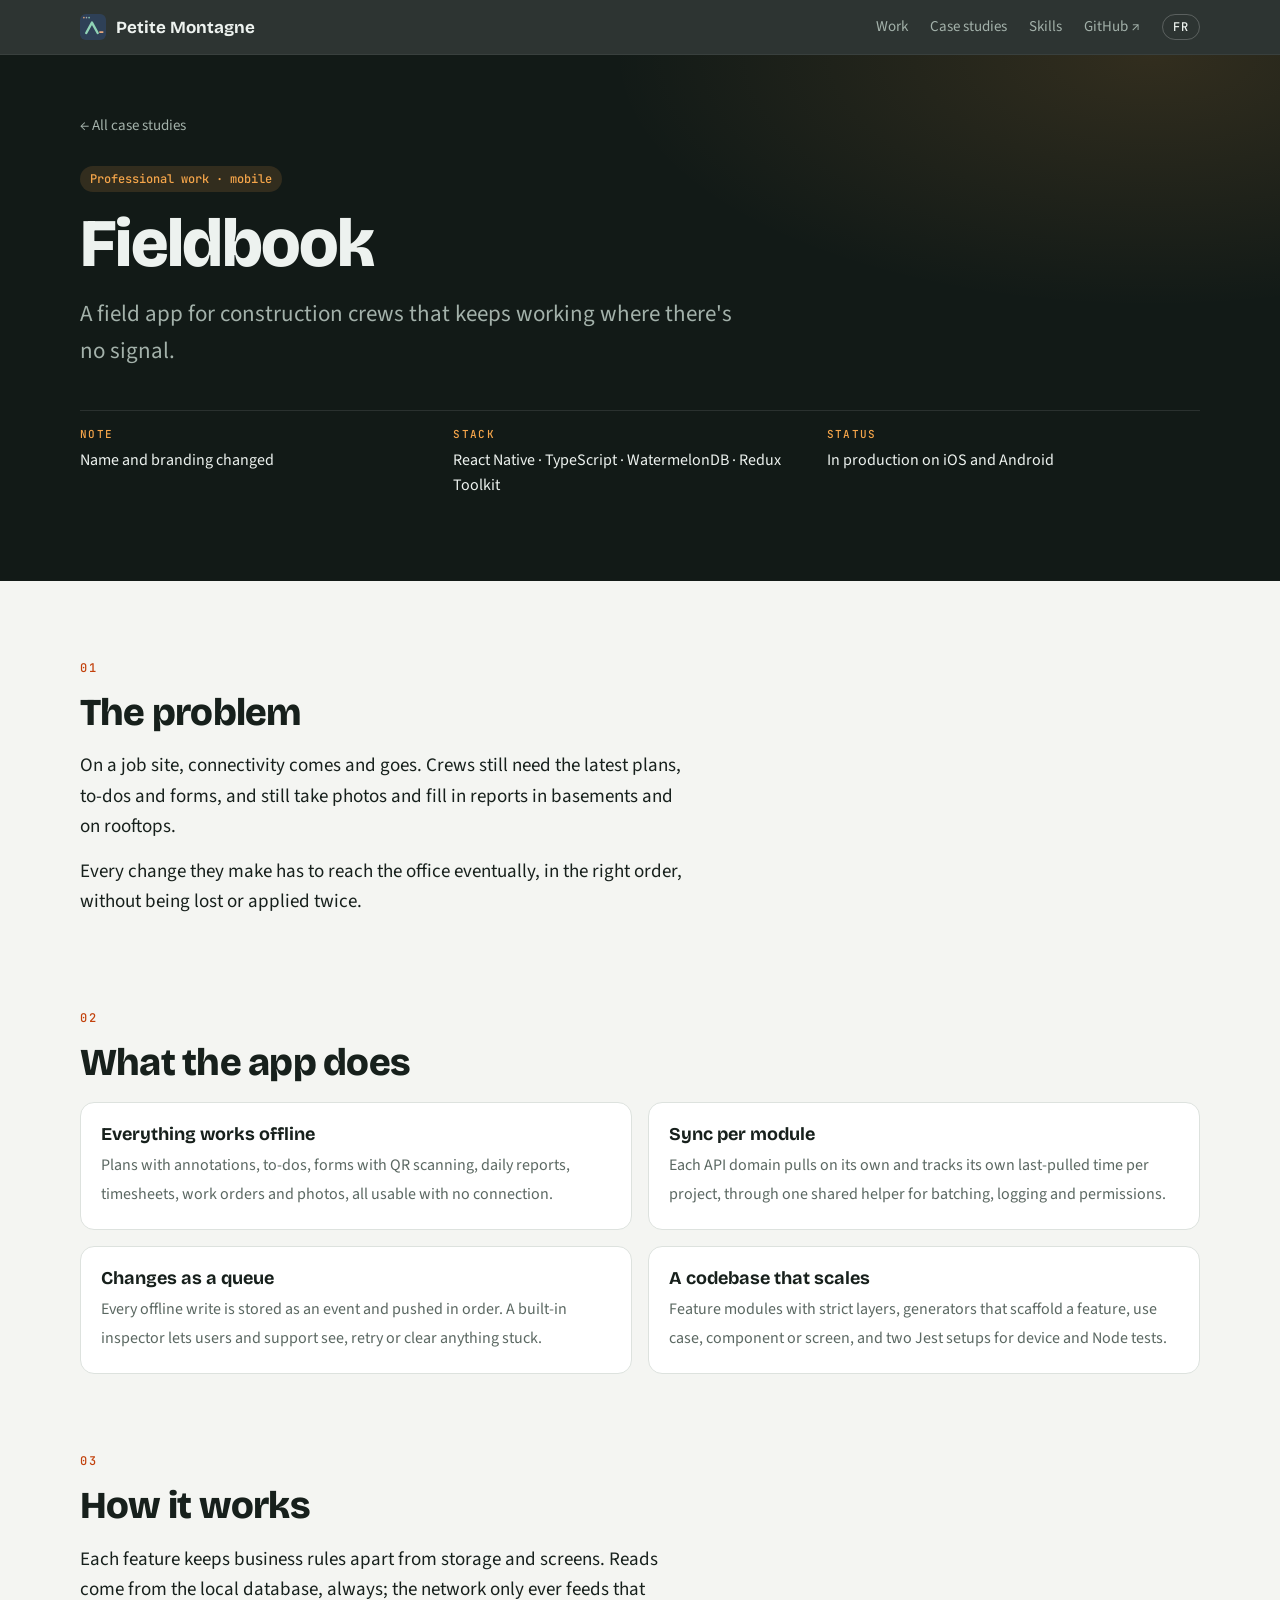
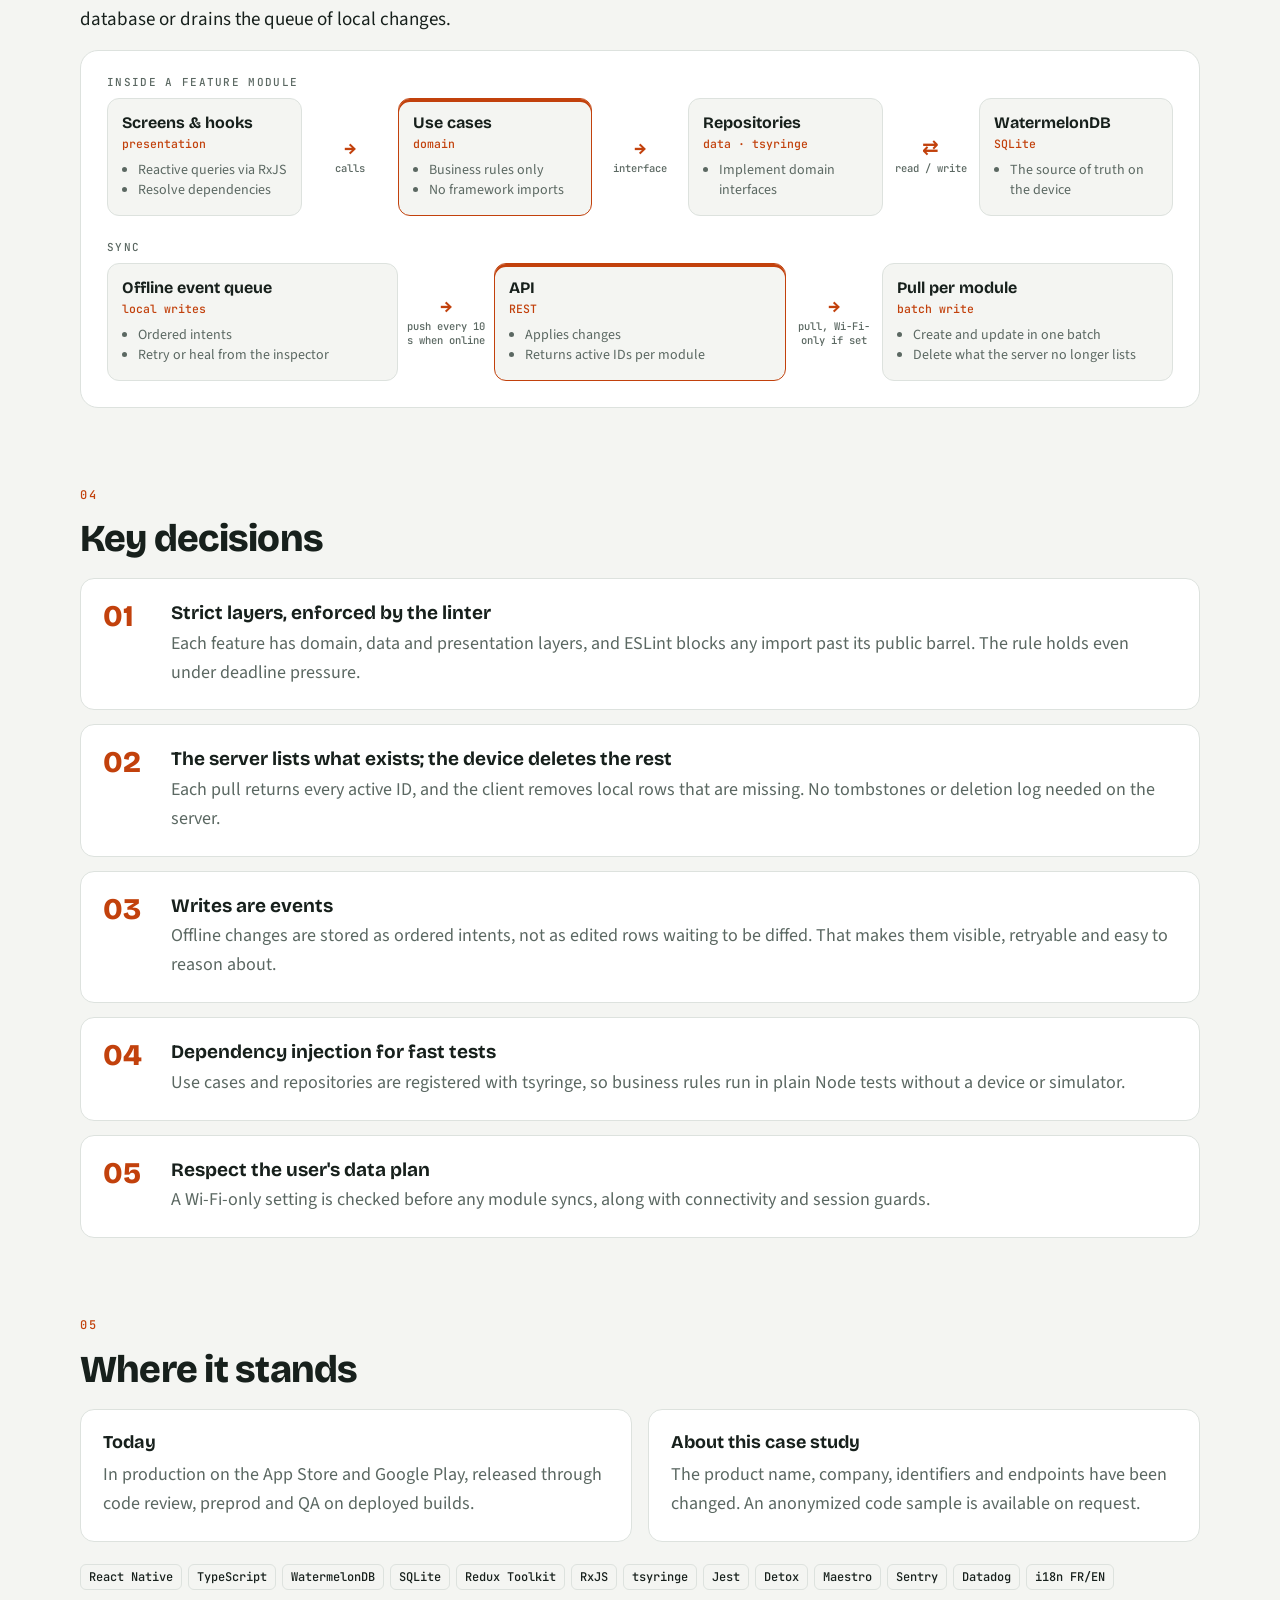
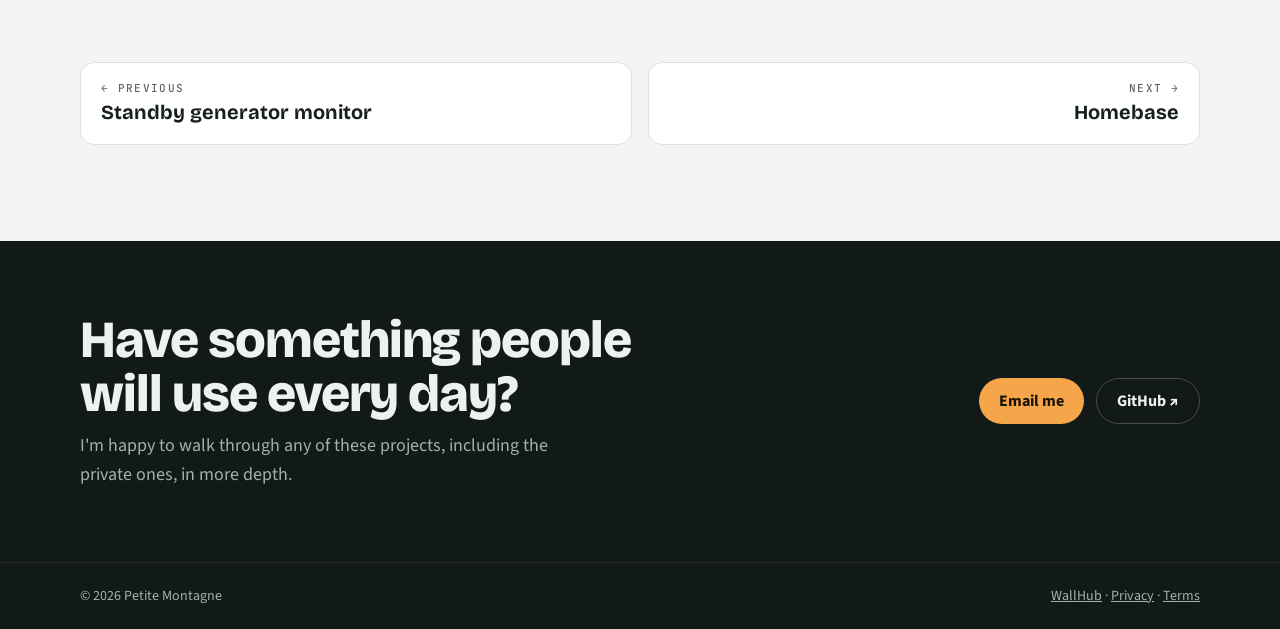
<file: work/fieldbook/index.html>
<!doctype html>
<html lang="en">
<head>
<meta charset="utf-8">
<meta name="viewport" content="width=device-width, initial-scale=1, viewport-fit=cover">
<title>Fieldbook · Case study · Petite Montagne</title>
<meta name="description" content="A field app for construction crews that keeps working where there's no signal.">
<link rel="canonical" href="https://petite-montagne.github.io/work/fieldbook/">
<link rel="alternate" hreflang="en" href="https://petite-montagne.github.io/work/fieldbook/">
<link rel="alternate" hreflang="fr" href="https://petite-montagne.github.io/fr/work/fieldbook/">
<link rel="alternate" hreflang="x-default" href="https://petite-montagne.github.io/work/fieldbook/">
<meta property="og:type" content="website">
<meta property="og:site_name" content="Petite Montagne">
<meta property="og:title" content="Fieldbook · Case study · Petite Montagne">
<meta property="og:description" content="A field app for construction crews that keeps working where there's no signal.">
<meta property="og:url" content="https://petite-montagne.github.io/work/fieldbook/">
<meta property="og:image" content="https://petite-montagne.github.io/assets/og-en.png">
<meta property="og:image:width" content="1200">
<meta property="og:image:height" content="630">
<meta property="og:locale" content="en_CA">
<meta name="twitter:card" content="summary_large_image">
<meta name="theme-color" content="#121a17">
<link rel="icon" href="/assets/icon.svg" type="image/svg+xml">
<link rel="icon" href="/assets/icon-32.png" sizes="32x32" type="image/png">
<link rel="apple-touch-icon" href="/assets/apple-touch-icon.png">
<link rel="preconnect" href="https://fonts.googleapis.com">
<link rel="preconnect" href="https://fonts.gstatic.com" crossorigin>
<link rel="stylesheet" href="https://fonts.googleapis.com/css2?family=Bricolage+Grotesque:opsz,wght@12..96,500;12..96,700;12..96,800&family=Source+Sans+3:wght@400;600;700&family=JetBrains+Mono:wght@400;500&display=swap">
<link rel="stylesheet" href="/assets/site.css">
</head>
<body>

<header class="nav">
  <div class="wrap">
    <a class="brand" href="/"><i aria-hidden="true"></i>Petite Montagne</a>
    <ul>
      <li><a href="/#work">Work</a></li>
      <li><a href="/#cases">Case studies</a></li>
      <li><a href="/#skills">Skills</a></li>
      
      <li><a href="https://github.com/petite-montagne">GitHub ↗</a></li>
      <li><a class="lang" href="/fr/work/fieldbook/" hreflang="fr" lang="fr" aria-label="Lire en français">FR</a></li>
    </ul>
  </div>
</header>

<main>
  <section class="cs-hero" aria-labelledby="cs-h">
    <div class="wrap">
      <a class="crumb" href="/#cases">← All case studies</a>
      <div><span class="kind">Professional work · mobile</span></div>
      <h1 id="cs-h">Fieldbook</h1>
      <p class="lede">A field app for construction crews that keeps working where there's no signal.</p>
      <dl class="facts">
        <div><dt>Note</dt><dd>Name and branding changed</dd></div>
        <div><dt>Stack</dt><dd>React Native · TypeScript · WatermelonDB · Redux Toolkit</dd></div>
        <div><dt>Status</dt><dd>In production on iOS and Android</dd></div>
      </dl>
    </div>
  </section>

  <div class="wrap">
    <section class="cs" aria-labelledby="p-h">
      <span class="eyebrow">01</span>
      <h2 id="p-h">The problem</h2>
      <div class="prose"><p>On a job site, connectivity comes and goes. Crews still need the latest plans, to-dos and forms, and still take photos and fill in reports in basements and on rooftops.</p><p>Every change they make has to reach the office eventually, in the right order, without being lost or applied twice.</p></div>
    </section>

    <section class="cs" aria-labelledby="b-h">
      <span class="eyebrow">02</span>
      <h2 id="b-h">What the app does</h2>
      <div class="features"><div><b>Everything works offline</b><span>Plans with annotations, to-dos, forms with QR scanning, daily reports, timesheets, work orders and photos, all usable with no connection.</span></div><div><b>Sync per module</b><span>Each API domain pulls on its own and tracks its own last-pulled time per project, through one shared helper for batching, logging and permissions.</span></div><div><b>Changes as a queue</b><span>Every offline write is stored as an event and pushed in order. A built-in inspector lets users and support see, retry or clear anything stuck.</span></div><div><b>A codebase that scales</b><span>Feature modules with strict layers, generators that scaffold a feature, use case, component or screen, and two Jest setups for device and Node tests.</span></div></div>
    </section>

    <section class="cs" aria-labelledby="h-h">
      <span class="eyebrow">03</span>
      <h2 id="h-h">How it works</h2>
      <div class="prose"><p>Each feature keeps business rules apart from storage and screens. Reads come from the local database, always; the network only ever feeds that database or drains the queue of local changes.</p></div>
      <figure class="diagram" style="margin:0" aria-label="System diagram">
      <div class="flow">
        <h3>Inside a feature module</h3>
        <div class="lane">
          <div class="stage"><b>Screens &amp; hooks</b><small>presentation</small><ul><li>Reactive queries via RxJS</li><li>Resolve dependencies</li></ul></div><div class="link">calls</div><div class="stage hot"><b>Use cases</b><small>domain</small><ul><li>Business rules only</li><li>No framework imports</li></ul></div><div class="link">interface</div><div class="stage"><b>Repositories</b><small>data · tsyringe</small><ul><li>Implement domain interfaces</li></ul></div><div class="link both">read / write</div><div class="stage"><b>WatermelonDB</b><small>SQLite</small><ul><li>The source of truth on the device</li></ul></div>
        </div>
      </div>
      <div class="flow">
        <h3>Sync</h3>
        <div class="lane">
          <div class="stage"><b>Offline event queue</b><small>local writes</small><ul><li>Ordered intents</li><li>Retry or heal from the inspector</li></ul></div><div class="link">push every 10 s when online</div><div class="stage hot"><b>API</b><small>REST</small><ul><li>Applies changes</li><li>Returns active IDs per module</li></ul></div><div class="link">pull, Wi-Fi-only if set</div><div class="stage"><b>Pull per module</b><small>batch write</small><ul><li>Create and update in one batch</li><li>Delete what the server no longer lists</li></ul></div>
        </div>
      </div>
      </figure>
    </section>

    <section class="cs" aria-labelledby="d-h">
      <span class="eyebrow">04</span>
      <h2 id="d-h">Key decisions</h2>
      <ol class="decisions"><li><b>Strict layers, enforced by the linter</b><span>Each feature has domain, data and presentation layers, and ESLint blocks any import past its public barrel. The rule holds even under deadline pressure.</span></li><li><b>The server lists what exists; the device deletes the rest</b><span>Each pull returns every active ID, and the client removes local rows that are missing. No tombstones or deletion log needed on the server.</span></li><li><b>Writes are events</b><span>Offline changes are stored as ordered intents, not as edited rows waiting to be diffed. That makes them visible, retryable and easy to reason about.</span></li><li><b>Dependency injection for fast tests</b><span>Use cases and repositories are registered with tsyringe, so business rules run in plain Node tests without a device or simulator.</span></li><li><b>Respect the user's data plan</b><span>A Wi-Fi-only setting is checked before any module syncs, along with connectivity and session guards.</span></li></ol>
    </section>

    <section class="cs" aria-labelledby="s-h">
      <span class="eyebrow">05</span>
      <h2 id="s-h">Where it stands</h2>
      <div class="status"><div><h3>Today</h3><p>In production on the App Store and Google Play, released through code review, preprod and QA on deployed builds.</p></div><div><h3>About this case study</h3><p>The product name, company, identifiers and endpoints have been changed. An anonymized code sample is available on request.</p></div></div>
      <div style="margin-top:22px"><div class="tags"><span>React Native</span><span>TypeScript</span><span>WatermelonDB</span><span>SQLite</span><span>Redux Toolkit</span><span>RxJS</span><span>tsyringe</span><span>Jest</span><span>Detox</span><span>Maestro</span><span>Sentry</span><span>Datadog</span><span>i18n FR/EN</span></div></div>
    </section>

    <nav class="pager" aria-label="More case studies">
      <a href="/work/generator-monitor/"><span>← Previous</span><b>Standby generator monitor</b></a>
      <a href="/work/homebase/"><span>Next →</span><b>Homebase</b></a>
    </nav>
  </div>
</main>

<section class="contact" aria-labelledby="contact-h">
  <div class="wrap">
    <div>
      <h2 id="contact-h">Have something people will use every day?</h2>
      <p>I'm happy to walk through any of these projects, including the private ones, in more depth.</p>
    </div>
    <div class="actions"><a class="btn primary" href="mailto:tweetyboopdev2022@gmail.com">Email me</a><a class="btn ghost" href="https://github.com/petite-montagne">GitHub ↗</a></div>
  </div>
</section>
<footer>
  <div class="wrap">
    <span>© 2026 Petite Montagne</span>
    <span><a href="/wallhub/">WallHub</a> · <a href="/wallhub/privacy.html">Privacy</a> · <a href="/wallhub/terms.html">Terms</a></span>
  </div>
</footer>
</body>
</html>
</file>
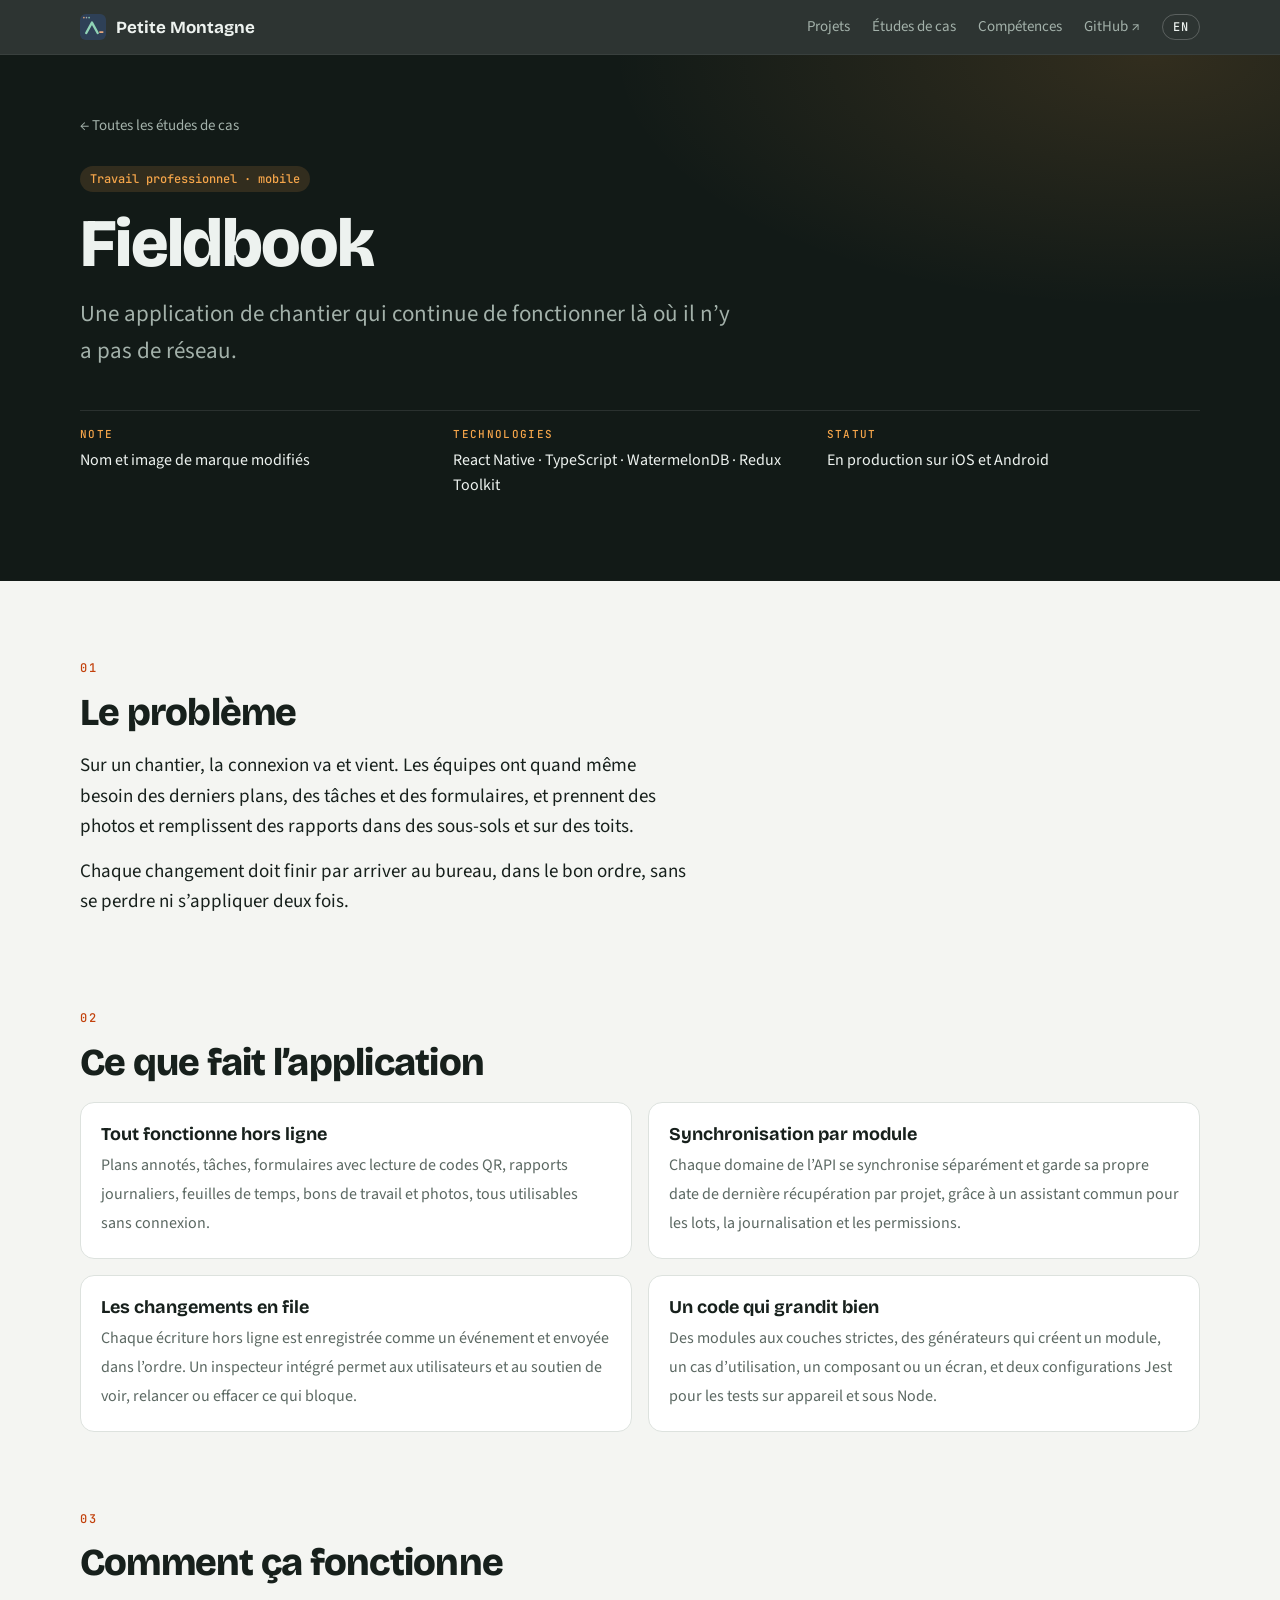
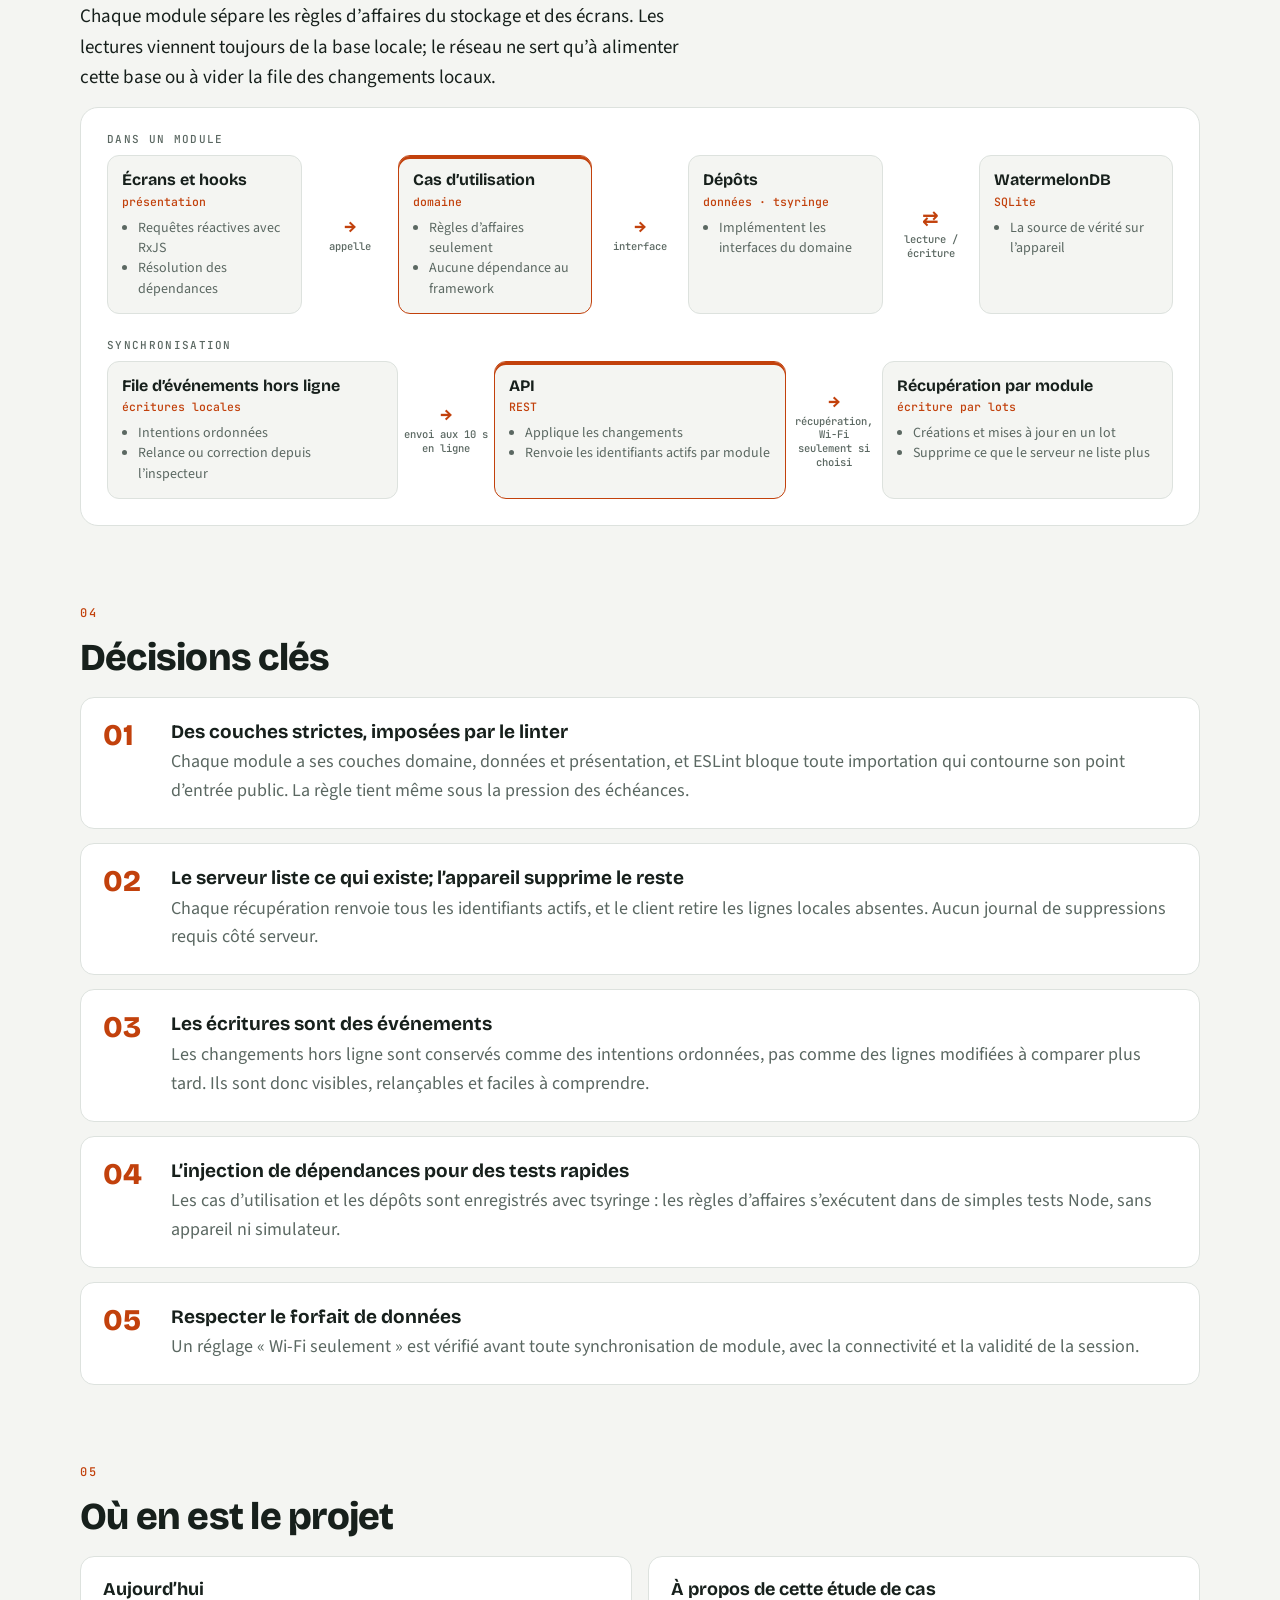
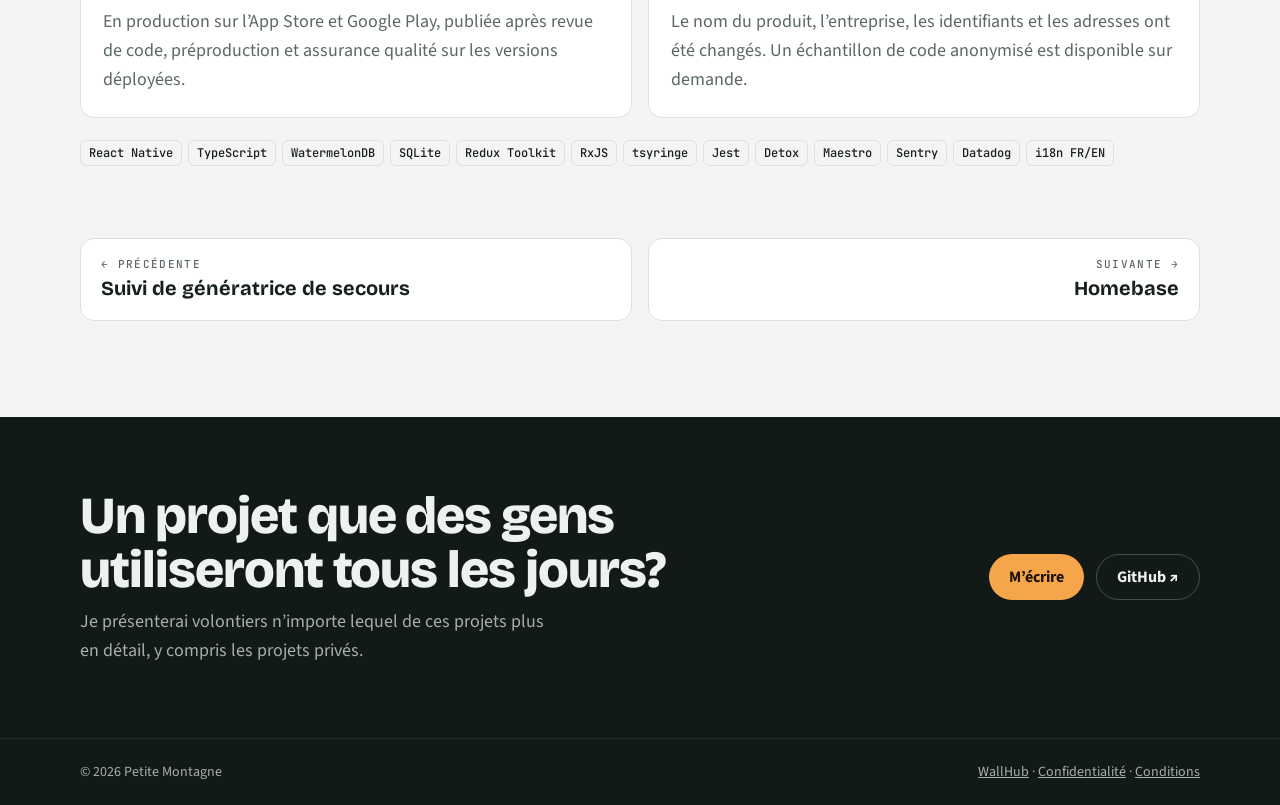
<file: fr/work/fieldbook/index.html>
<!doctype html>
<html lang="fr">
<head>
<meta charset="utf-8">
<meta name="viewport" content="width=device-width, initial-scale=1, viewport-fit=cover">
<title>Fieldbook · Étude de cas · Petite Montagne</title>
<meta name="description" content="Une application de chantier qui continue de fonctionner là où il n’y a pas de réseau.">
<link rel="canonical" href="https://petite-montagne.github.io/fr/work/fieldbook/">
<link rel="alternate" hreflang="fr" href="https://petite-montagne.github.io/fr/work/fieldbook/">
<link rel="alternate" hreflang="en" href="https://petite-montagne.github.io/work/fieldbook/">
<link rel="alternate" hreflang="x-default" href="https://petite-montagne.github.io/work/fieldbook/">
<meta property="og:type" content="website">
<meta property="og:site_name" content="Petite Montagne">
<meta property="og:title" content="Fieldbook · Étude de cas · Petite Montagne">
<meta property="og:description" content="Une application de chantier qui continue de fonctionner là où il n’y a pas de réseau.">
<meta property="og:url" content="https://petite-montagne.github.io/fr/work/fieldbook/">
<meta property="og:image" content="https://petite-montagne.github.io/assets/og-fr.png">
<meta property="og:image:width" content="1200">
<meta property="og:image:height" content="630">
<meta property="og:locale" content="fr_CA">
<meta name="twitter:card" content="summary_large_image">
<meta name="theme-color" content="#121a17">
<link rel="icon" href="/assets/icon.svg" type="image/svg+xml">
<link rel="icon" href="/assets/icon-32.png" sizes="32x32" type="image/png">
<link rel="apple-touch-icon" href="/assets/apple-touch-icon.png">
<link rel="preconnect" href="https://fonts.googleapis.com">
<link rel="preconnect" href="https://fonts.gstatic.com" crossorigin>
<link rel="stylesheet" href="https://fonts.googleapis.com/css2?family=Bricolage+Grotesque:opsz,wght@12..96,500;12..96,700;12..96,800&family=Source+Sans+3:wght@400;600;700&family=JetBrains+Mono:wght@400;500&display=swap">
<link rel="stylesheet" href="/assets/site.css">
</head>
<body>

<header class="nav">
  <div class="wrap">
    <a class="brand" href="/fr/"><i aria-hidden="true"></i>Petite Montagne</a>
    <ul>
      <li><a href="/fr/#work">Projets</a></li>
      <li><a href="/fr/#cases">Études de cas</a></li>
      <li><a href="/fr/#skills">Compétences</a></li>
      
      <li><a href="https://github.com/petite-montagne">GitHub ↗</a></li>
      <li><a class="lang" href="/work/fieldbook/" hreflang="en" lang="en" aria-label="Read in English">EN</a></li>
    </ul>
  </div>
</header>

<main>
  <section class="cs-hero" aria-labelledby="cs-h">
    <div class="wrap">
      <a class="crumb" href="/fr/#cases">← Toutes les études de cas</a>
      <div><span class="kind">Travail professionnel · mobile</span></div>
      <h1 id="cs-h">Fieldbook</h1>
      <p class="lede">Une application de chantier qui continue de fonctionner là où il n’y a pas de réseau.</p>
      <dl class="facts">
        <div><dt>Note</dt><dd>Nom et image de marque modifiés</dd></div>
        <div><dt>Technologies</dt><dd>React Native · TypeScript · WatermelonDB · Redux Toolkit</dd></div>
        <div><dt>Statut</dt><dd>En production sur iOS et Android</dd></div>
      </dl>
    </div>
  </section>

  <div class="wrap">
    <section class="cs" aria-labelledby="p-h">
      <span class="eyebrow">01</span>
      <h2 id="p-h">Le problème</h2>
      <div class="prose"><p>Sur un chantier, la connexion va et vient. Les équipes ont quand même besoin des derniers plans, des tâches et des formulaires, et prennent des photos et remplissent des rapports dans des sous-sols et sur des toits.</p><p>Chaque changement doit finir par arriver au bureau, dans le bon ordre, sans se perdre ni s’appliquer deux fois.</p></div>
    </section>

    <section class="cs" aria-labelledby="b-h">
      <span class="eyebrow">02</span>
      <h2 id="b-h">Ce que fait l’application</h2>
      <div class="features"><div><b>Tout fonctionne hors ligne</b><span>Plans annotés, tâches, formulaires avec lecture de codes QR, rapports journaliers, feuilles de temps, bons de travail et photos, tous utilisables sans connexion.</span></div><div><b>Synchronisation par module</b><span>Chaque domaine de l’API se synchronise séparément et garde sa propre date de dernière récupération par projet, grâce à un assistant commun pour les lots, la journalisation et les permissions.</span></div><div><b>Les changements en file</b><span>Chaque écriture hors ligne est enregistrée comme un événement et envoyée dans l’ordre. Un inspecteur intégré permet aux utilisateurs et au soutien de voir, relancer ou effacer ce qui bloque.</span></div><div><b>Un code qui grandit bien</b><span>Des modules aux couches strictes, des générateurs qui créent un module, un cas d’utilisation, un composant ou un écran, et deux configurations Jest pour les tests sur appareil et sous Node.</span></div></div>
    </section>

    <section class="cs" aria-labelledby="h-h">
      <span class="eyebrow">03</span>
      <h2 id="h-h">Comment ça fonctionne</h2>
      <div class="prose"><p>Chaque module sépare les règles d’affaires du stockage et des écrans. Les lectures viennent toujours de la base locale; le réseau ne sert qu’à alimenter cette base ou à vider la file des changements locaux.</p></div>
      <figure class="diagram" style="margin:0" aria-label="Schéma du système">
      <div class="flow">
        <h3>Dans un module</h3>
        <div class="lane">
          <div class="stage"><b>Écrans et hooks</b><small>présentation</small><ul><li>Requêtes réactives avec RxJS</li><li>Résolution des dépendances</li></ul></div><div class="link">appelle</div><div class="stage hot"><b>Cas d’utilisation</b><small>domaine</small><ul><li>Règles d’affaires seulement</li><li>Aucune dépendance au framework</li></ul></div><div class="link">interface</div><div class="stage"><b>Dépôts</b><small>données · tsyringe</small><ul><li>Implémentent les interfaces du domaine</li></ul></div><div class="link both">lecture / écriture</div><div class="stage"><b>WatermelonDB</b><small>SQLite</small><ul><li>La source de vérité sur l’appareil</li></ul></div>
        </div>
      </div>
      <div class="flow">
        <h3>Synchronisation</h3>
        <div class="lane">
          <div class="stage"><b>File d’événements hors ligne</b><small>écritures locales</small><ul><li>Intentions ordonnées</li><li>Relance ou correction depuis l’inspecteur</li></ul></div><div class="link">envoi aux 10 s en ligne</div><div class="stage hot"><b>API</b><small>REST</small><ul><li>Applique les changements</li><li>Renvoie les identifiants actifs par module</li></ul></div><div class="link">récupération, Wi-Fi seulement si choisi</div><div class="stage"><b>Récupération par module</b><small>écriture par lots</small><ul><li>Créations et mises à jour en un lot</li><li>Supprime ce que le serveur ne liste plus</li></ul></div>
        </div>
      </div>
      </figure>
    </section>

    <section class="cs" aria-labelledby="d-h">
      <span class="eyebrow">04</span>
      <h2 id="d-h">Décisions clés</h2>
      <ol class="decisions"><li><b>Des couches strictes, imposées par le linter</b><span>Chaque module a ses couches domaine, données et présentation, et ESLint bloque toute importation qui contourne son point d’entrée public. La règle tient même sous la pression des échéances.</span></li><li><b>Le serveur liste ce qui existe; l’appareil supprime le reste</b><span>Chaque récupération renvoie tous les identifiants actifs, et le client retire les lignes locales absentes. Aucun journal de suppressions requis côté serveur.</span></li><li><b>Les écritures sont des événements</b><span>Les changements hors ligne sont conservés comme des intentions ordonnées, pas comme des lignes modifiées à comparer plus tard. Ils sont donc visibles, relançables et faciles à comprendre.</span></li><li><b>L’injection de dépendances pour des tests rapides</b><span>Les cas d’utilisation et les dépôts sont enregistrés avec tsyringe : les règles d’affaires s’exécutent dans de simples tests Node, sans appareil ni simulateur.</span></li><li><b>Respecter le forfait de données</b><span>Un réglage « Wi-Fi seulement » est vérifié avant toute synchronisation de module, avec la connectivité et la validité de la session.</span></li></ol>
    </section>

    <section class="cs" aria-labelledby="s-h">
      <span class="eyebrow">05</span>
      <h2 id="s-h">Où en est le projet</h2>
      <div class="status"><div><h3>Aujourd’hui</h3><p>En production sur l’App Store et Google Play, publiée après revue de code, préproduction et assurance qualité sur les versions déployées.</p></div><div><h3>À propos de cette étude de cas</h3><p>Le nom du produit, l’entreprise, les identifiants et les adresses ont été changés. Un échantillon de code anonymisé est disponible sur demande.</p></div></div>
      <div style="margin-top:22px"><div class="tags"><span>React Native</span><span>TypeScript</span><span>WatermelonDB</span><span>SQLite</span><span>Redux Toolkit</span><span>RxJS</span><span>tsyringe</span><span>Jest</span><span>Detox</span><span>Maestro</span><span>Sentry</span><span>Datadog</span><span>i18n FR/EN</span></div></div>
    </section>

    <nav class="pager" aria-label="Autres études de cas">
      <a href="/fr/work/generator-monitor/"><span>← Précédente</span><b>Suivi de génératrice de secours</b></a>
      <a href="/fr/work/homebase/"><span>Suivante →</span><b>Homebase</b></a>
    </nav>
  </div>
</main>

<section class="contact" aria-labelledby="contact-h">
  <div class="wrap">
    <div>
      <h2 id="contact-h">Un projet que des gens utiliseront tous les jours?</h2>
      <p>Je présenterai volontiers n’importe lequel de ces projets plus en détail, y compris les projets privés.</p>
    </div>
    <div class="actions"><a class="btn primary" href="mailto:tweetyboopdev2022@gmail.com">M’écrire</a><a class="btn ghost" href="https://github.com/petite-montagne">GitHub ↗</a></div>
  </div>
</section>
<footer>
  <div class="wrap">
    <span>© 2026 Petite Montagne</span>
    <span><a href="/wallhub/">WallHub</a> · <a href="/wallhub/privacy.html">Confidentialité</a> · <a href="/wallhub/terms.html">Conditions</a></span>
  </div>
</footer>
</body>
</html>
</file>
<file: assets/site.css>
/* Layout: a dark "living room" hero holding three device mockups (wall display, e-reader, phone);
   below it a light page: proof strip, featured + grid projects, case-study rows, skills, contact band. */
:root {
  --bg: #f4f5f2;
  --surface: #ffffff;
  --ink: #17201c;
  --muted: #5b6862;
  --line: #dde2de;
  --accent: #c2410c;
  --accent-soft: #fde8d9;
  --night: #121a17;
  --night-2: #1b2622;
  --night-ink: #edf2ef;
  --night-muted: #a3b1aa;
  --glow: #f5a54a;
  --display: "Bricolage Grotesque", "Avenir Next", "Segoe UI", system-ui, sans-serif;
  --body: "Source Sans 3", "Segoe UI", system-ui, sans-serif;
  --mono: "JetBrains Mono", ui-monospace, Menlo, Consolas, monospace;
  --radius: 18px;
  color-scheme: light;
}
@media (prefers-color-scheme: dark) {
  :root {
    --bg: #0e1412; --surface: #151d1a; --ink: #e7ede9; --muted: #9db0a7; --line: #24302b;
    --accent: #f5a54a; --accent-soft: #33261a; --night: #090e0c; --night-2: #121a17;
    color-scheme: dark;
  }
}
* { box-sizing: border-box; }
html { scroll-behavior: smooth; scroll-padding-top: 72px; }
@media (prefers-reduced-motion: reduce) { html { scroll-behavior: auto; } *, *::before, *::after { transition: none !important; animation: none !important; } }
body { margin: 0; background: var(--bg); color: var(--ink); font: 18px/1.6 var(--body); -webkit-font-smoothing: antialiased; }
img, svg { max-width: 100%; }
a { color: inherit; }
a:focus-visible, button:focus-visible { outline: 3px solid var(--glow); outline-offset: 3px; border-radius: 6px; }
.wrap { max-width: 1160px; margin: 0 auto; padding-left: max(20px, env(safe-area-inset-left, 0px)); padding-right: max(20px, env(safe-area-inset-right, 0px)); }
.eyebrow { font: 500 12px/1 var(--mono); letter-spacing: .16em; text-transform: uppercase; color: var(--accent); }

/* nav */
.nav { position: sticky; top: env(safe-area-inset-top, 0px); z-index: 20; background: color-mix(in srgb, var(--night) 88%, transparent); backdrop-filter: blur(12px); -webkit-backdrop-filter: blur(12px); color: var(--night-ink); border-bottom: 1px solid rgba(255,255,255,.06); }
body::before { content: ""; position: fixed; inset: 0 0 auto; height: env(safe-area-inset-top, 0px); z-index: 30; background: var(--night); }
.nav .wrap { display: flex; align-items: center; justify-content: space-between; gap: 16px; padding-block: 14px; }
.brand { display: flex; align-items: center; gap: 10px; font: 700 17px/1 var(--display); text-decoration: none; }
.brand i { width: 26px; height: 26px; border-radius: 6px; background: url(/assets/icon.svg) center / cover no-repeat; display: inline-block; }
.nav ul { list-style: none; display: flex; gap: 22px; margin: 0; padding: 0; font-size: 15px; }
.nav ul a { text-decoration: none; color: var(--night-muted); }
.nav ul a:hover { color: var(--night-ink); }
@media (max-width: 560px) { .nav ul li:not(:last-child) { display: none; } }

/* hero */
.hero { background: radial-gradient(1200px 500px at 85% 10%, rgba(245,165,74,.16), transparent 60%), radial-gradient(900px 500px at 0% 100%, rgba(52,211,153,.10), transparent 60%), var(--night); color: var(--night-ink); overflow: hidden; }
.hero .wrap { display: grid; grid-template-columns: minmax(0, 1.05fr) minmax(0, 1fr); gap: 48px; align-items: center; padding-block: 72px 88px; }
@media (max-width: 960px) { .hero .wrap { grid-template-columns: minmax(0, 1fr); padding-block: 48px 64px; } }
.hero h1 { font: 800 clamp(40px, 6vw, 72px)/1.0 var(--display); letter-spacing: -.025em; margin: 18px 0 22px; text-wrap: balance; }
.hero h1 em { font-style: normal; color: var(--glow); }
.hero p.lede { font-size: 20px; color: var(--night-muted); max-width: 54ch; margin: 0 0 30px; }
.cta { display: flex; flex-wrap: wrap; gap: 12px; }
.btn { display: inline-flex; align-items: center; gap: 8px; font: 700 16px/1 var(--body); padding: 14px 20px; border-radius: 999px; text-decoration: none; transition: transform .15s ease, background-color .2s; }
.btn.primary { background: var(--glow); color: #1d1206; }
.btn.ghost { border: 1px solid rgba(255,255,255,.22); color: var(--night-ink); }
.btn:hover { transform: translateY(-1px); }
.hero .eyebrow { color: var(--glow); }

/* devices */
.devices { position: relative; height: 470px; }
@media (max-width: 960px) { .devices { height: 420px; max-width: 560px; width: 100%; margin: 0 auto; } }
@media (max-width: 480px) { .devices { height: 360px; } }
.dev { position: absolute; border-radius: 22px; box-shadow: 0 30px 60px -20px rgba(0,0,0,.6), 0 0 0 1px rgba(255,255,255,.06); }
.wall { left: 0; top: 0; width: 58%; height: 92%; background: #0b0f0e; padding: 12px; border-radius: 20px; }
.wall .screen { height: 100%; border-radius: 12px; background: linear-gradient(180deg, #1c2622, #141c19); padding: 14px; display: grid; grid-template-rows: auto auto 1fr; gap: 10px; overflow: hidden; }
.wall .time { font: 800 clamp(26px, 4vw, 40px)/1 var(--display); color: #fff; }
.wall .time small { display: block; font: 500 11px/1.4 var(--mono); color: #a3b1aa; letter-spacing: .06em; margin-top: 6px; }
.tabs { display: flex; flex-wrap: wrap; gap: 5px; }
.tabs b { font: 700 10px/1 var(--display); padding: 6px 8px; border-radius: 7px; color: #16120c; }
.tiles { display: grid; grid-template-columns: 1fr 1fr; gap: 7px; align-content: start; }
.tile { background: rgba(255,255,255,.06); border-radius: 9px; padding: 8px 9px; font-size: 11px; line-height: 1.3; color: #dfe7e3; min-width: 0; }
.tile b { display: block; font: 700 9px/1.2 var(--mono); letter-spacing: .08em; text-transform: uppercase; color: #a3b1aa; margin-bottom: 4px; }
.tile.wide { grid-column: span 2; }
.stars { color: #fbbf24; letter-spacing: 2px; }
.desk { right: 0; top: 5%; width: 54%; aspect-ratio: 1440 / 900; padding: 6px; background: #0b0f0e; border-radius: 12px; }
.phone { right: 7%; bottom: 0; height: 62%; aspect-ratio: 645 / 1403; padding: 6px; background: #0b0f0e; border-radius: 24px; }
.desk img, .phone img { display: block; width: 100%; height: 100%; object-fit: cover; object-position: top; border-radius: 7px; }
.phone img { border-radius: 18px; }
@media (prefers-reduced-motion: no-preference) {
  .dev { animation: rise .8s cubic-bezier(.2,.7,.2,1) both; }
  .desk { animation-delay: .12s; } .phone { animation-delay: .24s; }
  @keyframes rise { from { transform: translateY(14px); } to { transform: none; } }
}

/* proof strip */
.proof { border-bottom: 1px solid var(--line); background: var(--surface); }
.proof .wrap { display: grid; grid-template-columns: repeat(4, minmax(0, 1fr)); gap: 0; }
@media (max-width: 760px) { .proof .wrap { grid-template-columns: repeat(2, minmax(0, 1fr)); } }
.proof div { padding: 26px 18px 26px 0; border-right: 1px solid var(--line); min-width: 0; }
.proof div + div { padding-left: 22px; }
.proof div:last-child { border-right: 0; }
@media (max-width: 760px) { .proof div { border-right: 0; padding-left: 0 !important; } }
.proof strong { display: block; font: 800 clamp(24px, 3vw, 32px)/1.05 var(--display); letter-spacing: -.01em; font-variant-numeric: tabular-nums; }
.proof span { font-size: 15px; color: var(--muted); }

/* sections */
section.block { padding-block: 88px 24px; }
.head { display: flex; flex-wrap: wrap; align-items: end; justify-content: space-between; gap: 16px; margin-bottom: 34px; }
.head h2 { font: 800 clamp(30px, 4vw, 46px)/1.05 var(--display); letter-spacing: -.02em; margin: 10px 0 0; text-wrap: balance; }
.head p { margin: 0; color: var(--muted); max-width: 46ch; }

/* projects */
.projects { display: grid; grid-template-columns: repeat(6, minmax(0, 1fr)); gap: 20px; }
.proj { grid-column: span 3; background: var(--surface); border: 1px solid var(--line); border-radius: var(--radius); overflow: hidden; display: flex; flex-direction: column; min-width: 0; transition: transform .2s ease, box-shadow .2s ease; }
.proj:hover { transform: translateY(-3px); box-shadow: 0 18px 40px -24px rgba(0,0,0,.35); }
.proj.feature { grid-column: span 6; display: grid; grid-template-columns: minmax(0, 1.1fr) minmax(0, 1fr); }
@media (max-width: 960px) { .proj.feature { grid-column: span 6; grid-template-columns: minmax(0, 1fr); } }
@media (max-width: 640px) { .proj, .proj.feature { grid-column: span 6; } }
.art { min-height: 150px; position: relative; overflow: hidden; }
.proj .body { padding: 24px; display: flex; flex-direction: column; gap: 12px; flex: 1; }
.proj h3 { font: 800 26px/1.1 var(--display); margin: 0; letter-spacing: -.01em; }
.proj.feature h3 { font-size: clamp(30px, 3.6vw, 40px); }
.proj p { margin: 0; color: var(--muted); }
.metric { font: 500 14px/1.5 var(--mono); color: var(--accent); }
.tags { display: flex; flex-wrap: wrap; gap: 6px; }
.tags span { font: 500 12px/1 var(--mono); padding: 6px 8px; border-radius: 6px; background: var(--bg); border: 1px solid var(--line); }
.links { display: flex; flex-wrap: wrap; gap: 16px; margin-top: auto; padding-top: 6px; }
.links a { font-weight: 700; color: var(--accent); text-decoration: none; }
.links a:hover { text-decoration: underline; text-underline-offset: 3px; }

/* project art */
.art.epub { background: #102019; display: grid; place-items: center; padding: 28px; min-height: 280px; }
.term { width: 100%; max-width: 460px; background: #0a1210; border-radius: 12px; box-shadow: 0 20px 40px -20px rgba(0,0,0,.7); font: 12.5px/1.6 var(--mono); color: #cfe3d9; overflow: hidden; }
.term .bar { display: flex; gap: 6px; padding: 10px 12px; background: #13201b; }
.term .bar i { width: 10px; height: 10px; border-radius: 50%; background: #2c3f37; }
.term pre { margin: 0; padding: 14px 16px; white-space: pre-wrap; overflow-wrap: anywhere; }
.term .ok { color: #5ed1b9; } .term .dim { color: #7d968b; } .term .hi { color: #f5a54a; }
.art.recap { background: #e9e7e1; }
.art.recap .page { position: absolute; inset: 22px 22px -10px; background: #f6f5f1; border: 1px solid #cfccc4; border-radius: 6px; padding: 16px; font: 12px/1.5 Georgia, serif; color: #333; }
.art.recap .page b { font: 700 13px/1.2 var(--display); display: block; margin-bottom: 4px; color: #111; }
.art.hs { background: linear-gradient(135deg, #1c2622, #101715); padding: 22px; display: flex; flex-wrap: wrap; gap: 7px; align-content: center; }
.art.hs b { font: 700 12px/1 var(--display); padding: 8px 10px; border-radius: 8px; color: #16120c; }
.art.grim { background: #1b1830; padding: 22px; display: grid; gap: 8px; align-content: center; }
.art.grim .book { display: flex; align-items: center; gap: 10px; background: rgba(255,255,255,.07); border-radius: 10px; padding: 8px 10px; color: #e8e5ff; font-size: 13px; }
.art.grim .book i { width: 22px; height: 30px; border-radius: 3px; flex: none; }
.art.grim .book em { margin-left: auto; font-style: normal; font: 500 11px/1 var(--mono); color: #b9b2ff; }

.art.audio { background: linear-gradient(135deg, #2a1a12, #140d09); padding: 22px; display: grid; align-content: center; }
.art.audio .player { display: grid; gap: 6px; color: #f6e6d8; }
.art.audio .player b { font: 700 14px/1.2 var(--display); }
.art.audio .player small { font: 500 11px/1.3 var(--mono); color: #d9a57e; }
.art.audio .wave { display: flex; align-items: center; gap: 3px; height: 38px; margin: 6px 0; }
.art.audio .wave i { flex: 1; background: #f5a54a; border-radius: 2px; opacity: .85; }
.art.audio .ch { display: flex; font-size: 13px; padding: 4px 0; border-top: 1px solid rgba(255,255,255,.08); }
.art.audio .ch em { margin-left: auto; font: 500 11px/1.6 var(--mono); font-style: normal; color: #d9a57e; }

.art.lib { background: linear-gradient(135deg, #f3ead9, #e6d7bb); padding: 28px clamp(22px, 5vw, 56px); min-height: 280px; display: grid; gap: 10px; align-content: center; color: #2a2116; }
.art.lib > b { font: 700 14px/1.2 var(--display); }
.art.lib .row { display: grid; grid-template-columns: minmax(0, 1fr) auto; gap: 4px 10px; background: #fffaf0; border-radius: 10px; padding: 9px 12px; font-size: 13px; box-shadow: 0 6px 14px -10px rgba(60,40,10,.5); }
.art.lib .row em { font: 500 11px/1.6 var(--mono); font-style: normal; color: #9a5b1c; }
.art.lib .row i { grid-column: 1 / -1; height: 4px; border-radius: 2px; background: #eadfca; overflow: hidden; }
.art.lib .row u { display: block; height: 100%; background: #c8792b; }

/* case studies */
.cases { display: grid; gap: 18px; }
.case { display: grid; grid-template-columns: minmax(0, 300px) minmax(0, 1fr); gap: 36px; background: var(--surface); border: 1px solid var(--line); border-radius: var(--radius); padding: 32px; }
@media (max-width: 820px) { .case { grid-template-columns: minmax(0, 1fr); gap: 18px; padding: 24px; } }
.case aside { display: grid; gap: 14px; align-content: start; }
.case h3 { font: 800 28px/1.1 var(--display); margin: 0; letter-spacing: -.01em; }
.kind { justify-self: start; font: 500 12px/1 var(--mono); padding: 7px 10px; border-radius: 999px; background: var(--accent-soft); color: var(--accent); }
.case dl { margin: 0; display: grid; gap: 10px; font-size: 15px; }
.case dt { font: 500 11px/1 var(--mono); letter-spacing: .12em; text-transform: uppercase; color: var(--muted); }
.case dd { margin: 4px 0 0; }
.case .story { display: grid; gap: 14px; max-width: 68ch; }
.case .story p { margin: 0; font-size: 19px; }
.case ul { margin: 0; padding: 0; list-style: none; display: grid; gap: 10px; }
.case li { position: relative; padding-left: 22px; color: var(--muted); }
.case li::before { content: ""; position: absolute; left: 0; top: .62em; width: 10px; height: 2px; background: var(--accent); }
.private { font-size: 15px; color: var(--muted); }

/* skills */
.skills { display: grid; grid-template-columns: repeat(3, minmax(0, 1fr)); gap: 20px; }
@media (max-width: 860px) { .skills { grid-template-columns: minmax(0, 1fr); } }
.skill { border-top: 3px solid var(--ink); padding-top: 18px; display: grid; gap: 10px; align-content: start; }
.skill h3 { font: 800 22px/1.15 var(--display); margin: 0; }
.skill p { margin: 0; color: var(--muted); }
.principles { margin-top: 40px; display: grid; grid-template-columns: repeat(4, minmax(0, 1fr)); gap: 14px; }
@media (max-width: 860px) { .principles { grid-template-columns: repeat(2, minmax(0, 1fr)); } }
.principles div { background: var(--surface); border: 1px solid var(--line); border-radius: 14px; padding: 18px; min-width: 0; }
.principles b { display: block; font: 700 17px/1.2 var(--display); margin-bottom: 6px; }
.principles span { font-size: 15px; color: var(--muted); }

/* contact */
.contact { margin-top: 96px; background: var(--night); color: var(--night-ink); }
.contact .wrap { padding-block: 72px; display: grid; grid-template-columns: minmax(0, 1fr) auto; gap: 28px; align-items: center; }
@media (max-width: 760px) { .contact .wrap { grid-template-columns: minmax(0, 1fr); } }
.contact h2 { font: 800 clamp(30px, 4.4vw, 52px)/1.05 var(--display); margin: 0 0 10px; letter-spacing: -.02em; text-wrap: balance; }
.contact p { margin: 0; color: var(--night-muted); max-width: 52ch; }
footer { background: var(--night); color: var(--night-muted); border-top: 1px solid rgba(255,255,255,.07); font-size: 14px; }
footer .wrap { display: flex; flex-wrap: wrap; justify-content: space-between; gap: 12px; padding-block: 22px calc(22px + env(safe-area-inset-bottom, 0px)); }
footer a { color: var(--night-muted); }

/* language switch + availability */
.lang { border: 1px solid rgba(255,255,255,.22); border-radius: 999px; padding: 4px 10px; font: 500 12px/1 var(--mono); letter-spacing: .08em; }
.nav ul a.lang { color: var(--night-ink); }
.avail { display: inline-flex; align-items: center; gap: 8px; font-size: 15px; color: var(--night-muted); margin: -14px 0 26px; }
.avail::before { content: ""; width: 8px; height: 8px; border-radius: 50%; background: #34d399; box-shadow: 0 0 0 4px rgba(52,211,153,.18); }
.case .more { margin-top: 4px; font-weight: 700; color: var(--accent); text-decoration: none; justify-self: start; }
.case .more:hover { text-decoration: underline; text-underline-offset: 3px; }
.contact .actions { display: flex; flex-wrap: wrap; gap: 12px; }

/* case study pages */
.cs-hero { background: radial-gradient(900px 420px at 90% 0%, rgba(245,165,74,.14), transparent 60%), var(--night); color: var(--night-ink); }
.cs-hero .wrap { padding-block: 56px 64px; }
.crumb { font-size: 15px; color: var(--night-muted); text-decoration: none; }
.crumb:hover { color: var(--night-ink); }
.cs-hero .kind { margin-top: 26px; background: rgba(245,165,74,.14); color: var(--glow); display: inline-block; }
.cs-hero h1 { font: 800 clamp(38px, 6vw, 68px)/1.02 var(--display); letter-spacing: -.025em; margin: 16px 0 18px; max-width: 18ch; text-wrap: balance; }
.cs-hero .lede { font-size: clamp(19px, 2.2vw, 23px); color: var(--night-muted); max-width: 60ch; margin: 0; }
.facts { display: grid; grid-template-columns: repeat(3, minmax(0, 1fr)); gap: 0; margin-top: 40px; border-top: 1px solid rgba(255,255,255,.1); }
@media (max-width: 760px) { .facts { grid-template-columns: minmax(0, 1fr); } }
.facts div { padding: 18px 20px 0 0; min-width: 0; }
.facts dt { font: 500 11px/1 var(--mono); letter-spacing: .12em; text-transform: uppercase; color: var(--glow); }
.facts dd { margin: 8px 0 0; font-size: 16px; color: var(--night-ink); }
.cs { padding-block: 72px 0; }
.cs h2 { font: 800 clamp(26px, 3.4vw, 38px)/1.1 var(--display); letter-spacing: -.02em; margin: 10px 0 18px; }
.cs .prose { max-width: 68ch; font-size: 19px; }
.cs .prose p { margin: 0 0 14px; }
.features { display: grid; grid-template-columns: repeat(2, minmax(0, 1fr)); gap: 16px; margin-top: 8px; }
@media (max-width: 760px) { .features { grid-template-columns: minmax(0, 1fr); } }
.features div { background: var(--surface); border: 1px solid var(--line); border-radius: 14px; padding: 20px; min-width: 0; }
.features b { display: block; font: 700 18px/1.25 var(--display); margin-bottom: 6px; }
.features span { color: var(--muted); font-size: 16px; }

/* system diagram: rows of stages joined by labelled connectors; stacks vertically on phones */
.diagram { background: var(--surface); border: 1px solid var(--line); border-radius: var(--radius); padding: 26px; display: grid; gap: 26px; }
.flow { display: grid; gap: 10px; }
.flow > h3 { margin: 0; font: 500 11px/1 var(--mono); letter-spacing: .12em; text-transform: uppercase; color: var(--muted); }
.lane { display: flex; align-items: stretch; gap: 0; }
.stage { flex: 1 1 0; min-width: 0; background: var(--bg); border: 1px solid var(--line); border-radius: 12px; padding: 14px; }
.stage.hot { border-color: var(--accent); box-shadow: inset 0 3px 0 var(--accent); }
.stage b { display: block; font: 700 16px/1.2 var(--display); }
.stage small { display: block; font: 500 11.5px/1.4 var(--mono); color: var(--accent); margin: 4px 0 8px; }
.stage ul { margin: 0; padding: 0 0 0 16px; font-size: 14px; color: var(--muted); line-height: 1.45; }
.link { flex: 0 0 96px; display: grid; place-items: center; align-content: center; gap: 4px; padding: 0 6px; text-align: center; font: 500 10.5px/1.3 var(--mono); color: var(--muted); }
.link::after { content: "→"; font: 700 20px/1 var(--body); color: var(--accent); order: -1; }
.link.both::after { content: "⇄"; }
@media (max-width: 860px) {
  .lane { flex-direction: column; }
  .link { flex-basis: auto; padding: 8px 0; grid-auto-flow: column; gap: 10px; }
  .link::after { content: "↓"; }
  .link.both::after { content: "⇅"; }
}
.decisions { counter-reset: d; display: grid; gap: 14px; margin: 0; padding: 0; list-style: none; }
.decisions li { counter-increment: d; display: grid; grid-template-columns: 52px minmax(0, 1fr); gap: 4px 16px; background: var(--surface); border: 1px solid var(--line); border-radius: 14px; padding: 22px; }
.decisions li::before { content: counter(d, decimal-leading-zero); grid-row: span 2; font: 800 30px/1 var(--display); color: var(--accent); }
.decisions b { font: 700 19px/1.3 var(--display); }
.decisions span { color: var(--muted); }
@media (max-width: 560px) { .decisions li { grid-template-columns: minmax(0, 1fr); } .decisions li::before { grid-row: auto; font-size: 22px; } }
.status { display: grid; grid-template-columns: minmax(0, 1fr) minmax(0, 1fr); gap: 16px; }
@media (max-width: 760px) { .status { grid-template-columns: minmax(0, 1fr); } }
.status > div { background: var(--surface); border: 1px solid var(--line); border-radius: 14px; padding: 22px; }
.status h3 { margin: 0 0 8px; font: 700 18px/1.2 var(--display); }
.status p { margin: 0; color: var(--muted); }
.pager { display: grid; grid-template-columns: minmax(0, 1fr) minmax(0, 1fr); gap: 16px; padding-block: 72px 0; }
.pager a { display: grid; gap: 6px; background: var(--surface); border: 1px solid var(--line); border-radius: 14px; padding: 20px; text-decoration: none; transition: transform .2s ease; }
.pager a:hover { transform: translateY(-2px); }
.pager a:last-child { text-align: right; }
.pager span { font: 500 11px/1 var(--mono); letter-spacing: .12em; text-transform: uppercase; color: var(--muted); }
.pager b { font: 700 20px/1.2 var(--display); }
@media (max-width: 560px) { .pager { grid-template-columns: minmax(0, 1fr); } .pager a:last-child { text-align: left; } }

/* wall screenshots: three portrait screens in a row, horizontal swipe on phones */
.shots { display: grid; grid-template-columns: repeat(3, minmax(0, 1fr)); gap: 22px; }
.shots figure { margin: 0; display: grid; gap: 12px; align-content: start; }
.shots img { width: 100%; height: auto; display: block; border-radius: 18px; background: #0b0f0e; padding: 10px; box-shadow: 0 24px 50px -24px rgba(0,0,0,.5), 0 0 0 1px var(--line); }
.shots figcaption { font-size: 15px; color: var(--muted); }
@media (max-width: 760px) {
  .shots { grid-template-columns: none; grid-auto-flow: column; grid-auto-columns: 72%; overflow-x: auto; scroll-snap-type: x mandatory; padding-bottom: 8px; }
  .shots figure { scroll-snap-align: start; }
}

/* hero wall: the real wall display screenshot (portrait), replacing the drawn mockup */
.wall { left: 0; top: 0; height: 100%; width: auto; aspect-ratio: 9 / 16; padding: 8px; border-radius: 18px; }
.wall img { display: block; width: 100%; height: 100%; object-fit: cover; object-position: top; border-radius: 11px; }

/* case study screenshots: each row keeps equal image heights by giving every figure its own aspect ratio as flex-grow */
.cs-note { color: var(--muted); margin: 8px 0 22px; font-size: 17px; }
.cs-shots { display: flex; gap: 18px; align-items: flex-start; margin-bottom: 26px; }
.cs-shots figure { flex: var(--r) 1 0; min-width: 0; margin: 0; display: grid; gap: 10px; }
.cs-shots img { width: 100%; height: auto; display: block; border-radius: 14px; box-shadow: 0 20px 44px -22px rgba(0,0,0,.4), 0 0 0 1px var(--line); }
.cs-shots figcaption { font-size: 15px; color: var(--muted); }
@media (max-width: 760px) {
  .cs-shots { overflow-x: auto; scroll-snap-type: x mandatory; padding-bottom: 8px; }
  .cs-shots figure { flex: none; width: min(calc(var(--r) * 440px), 86%); scroll-snap-align: start; }
}
</file>
